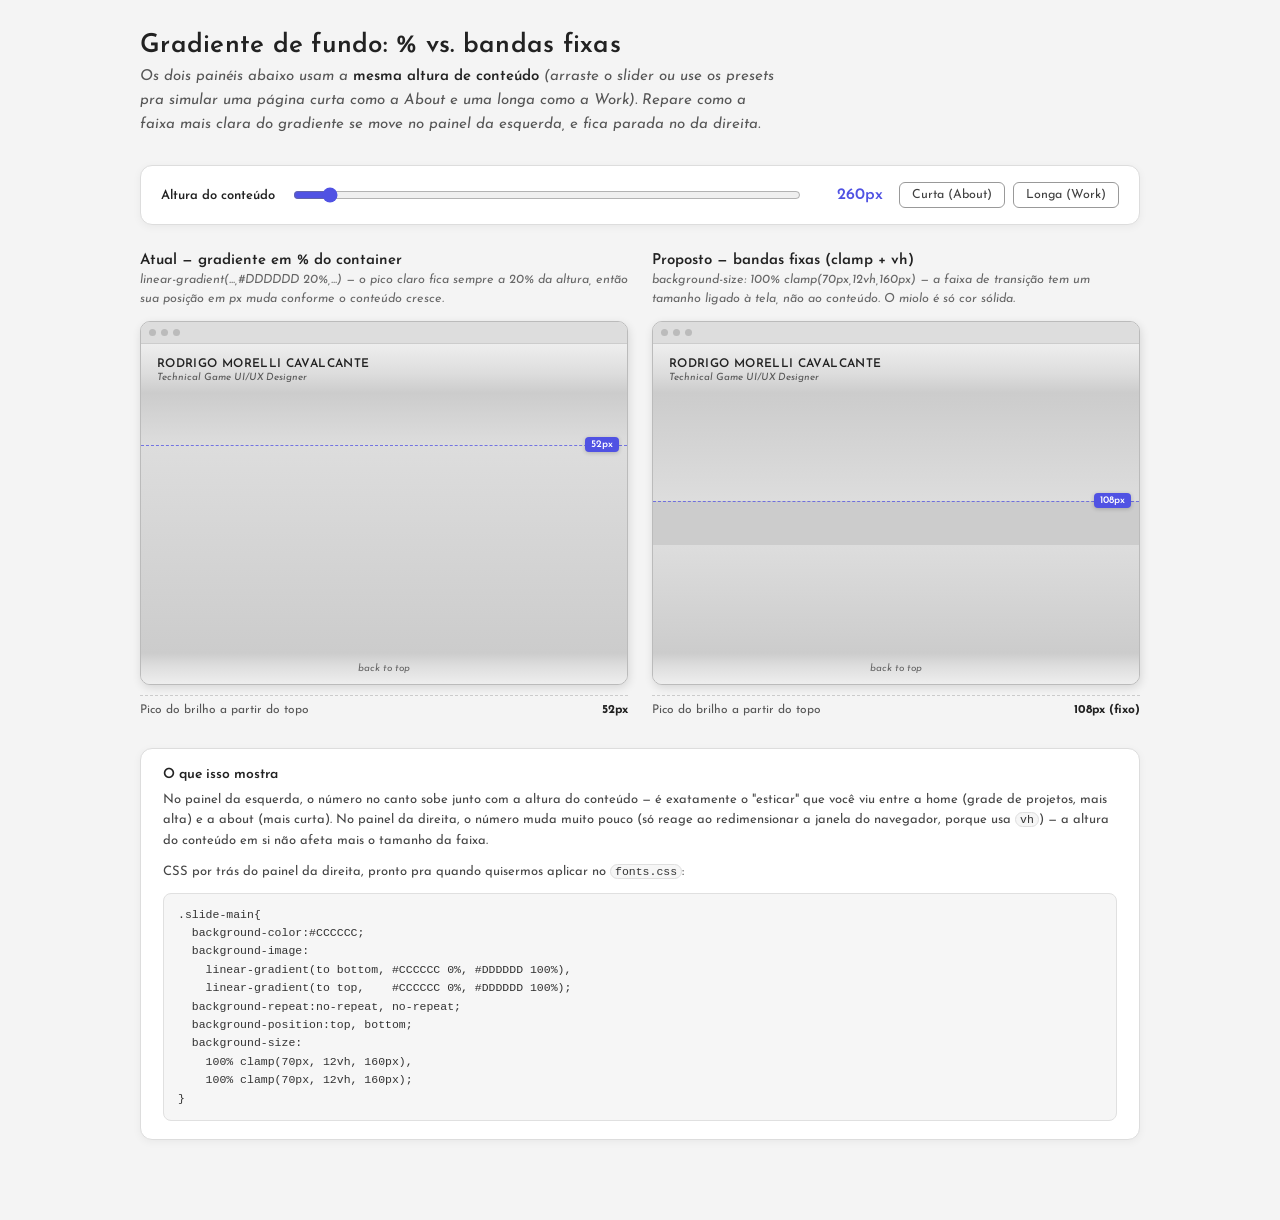
<file: Claude outputs/gradient-comparison.html>
<!DOCTYPE html>
<html lang="pt-BR">
<head>
<meta charset="UTF-8">
<meta name="viewport" content="width=device-width,initial-scale=1.0">
<title>Comparativo de gradiente — atual vs. proposto</title>
<link rel="preconnect" href="https://fonts.googleapis.com">
<link rel="preconnect" href="https://fonts.gstatic.com" crossorigin>
<link href="https://fonts.googleapis.com/css2?family=Josefin+Sans:ital,wght@0,300;0,400;0,600;1,300&display=swap" rel="stylesheet">
<style>
  :root{
    --ink:#3F3F3F;
    --ink-strong:#222;
    --accent:#5052E3;
    --band-min: 70px;
    --band-vh: 12vh;
    --band-max: 160px;
  }
  *{box-sizing:border-box;}
  html,body{margin:0;background:#F4F4F4;font-family:'Josefin Sans',sans-serif;color:var(--ink);}
  body{padding:32px 20px 80px;}
  .wrap{max-width:1000px;margin:0 auto;}
  h1{font-size:26px;font-weight:600;color:var(--ink-strong);margin:0 0 6px;letter-spacing:.01em;}
  .lede{font-style:italic;font-size:15px;line-height:1.6;max-width:640px;margin:0 0 28px;color:#555;}
  .lede strong{color:var(--ink-strong);font-weight:600;font-style:normal;}

  .controls{
    background:#fff;border:1px solid #ddd;border-radius:12px;
    padding:16px 20px;margin-bottom:28px;
    display:flex;flex-wrap:wrap;align-items:center;gap:16px;
    box-shadow:0 2px 8px rgba(0,0,0,.05);
  }
  .controls label{font-size:13px;font-weight:600;color:var(--ink-strong);white-space:nowrap;}
  .controls input[type=range]{flex:1;min-width:160px;accent-color:var(--accent);}
  .readout{font-variant-numeric:tabular-nums;font-weight:600;color:var(--accent);min-width:64px;text-align:right;}
  .presets{display:flex;gap:8px;}
  .presets button{
    font-family:inherit;font-size:12.5px;font-weight:400;color:var(--ink);
    background:transparent;border:1px solid #999;border-radius:6px;
    padding:6px 12px;cursor:pointer;transition:background .15s,color .15s;
  }
  .presets button:hover{background:var(--accent);border-color:var(--accent);color:#fff;}

  .cols{display:flex;gap:24px;flex-wrap:wrap;align-items:flex-start;}
  .col{flex:1 1 380px;min-width:300px;}
  .col h2{font-size:15px;font-weight:600;color:var(--ink-strong);margin:0 0 3px;}
  .col p.desc{font-size:12.5px;font-style:italic;color:#666;margin:0 0 12px;line-height:1.5;}

  .panel{
    position:relative;overflow:hidden;
    border-radius:10px;border:1px solid #bbb;
    box-shadow:1px 3px 10px rgba(0,0,0,.12);
    background:#EEEEEE;
  }
  .browser-chrome{
    height:22px;background:#ddd;border-bottom:1px solid #ccc;
    display:flex;align-items:center;gap:5px;padding:0 8px;
  }
  .browser-chrome span{width:7px;height:7px;border-radius:50%;background:#bbb;display:inline-block;}

  .mini-header{
    padding:14px 16px 10px;
    background:linear-gradient(to bottom,#EEEEEE 0%,#dddddd 60%,#CCCCCC 100%);
  }
  .mini-header .name{font-size:12px;font-weight:600;letter-spacing:.03em;text-transform:uppercase;color:var(--ink-strong);}
  .mini-header .role{font-size:10px;font-style:italic;color:#555;margin-top:2px;}

  .content-current{
    position:relative;
    background:linear-gradient(to bottom,#CCCCCC 0%,#DDDDDD 20%,#CCCCCC 100%);
    transition:height .35s ease;
  }
  .content-fixed{
    position:relative;
    background-color:#CCCCCC;
    background-image:
      linear-gradient(to bottom,#CCCCCC 0%,#DDDDDD 100%),
      linear-gradient(to top,#CCCCCC 0%,#DDDDDD 100%);
    background-repeat:no-repeat,no-repeat;
    background-position:top,bottom;
    background-size:100% clamp(var(--band-min),var(--band-vh),var(--band-max)),
                     100% clamp(var(--band-min),var(--band-vh),var(--band-max));
    transition:height .35s ease;
  }

  .marker{
    position:absolute;left:0;right:0;
    border-top:1.5px dashed rgba(80,82,227,.75);
    pointer-events:none;
  }
  .marker .tag{
    position:absolute;right:8px;top:-9px;
    background:var(--accent);color:#fff;
    font-size:10px;font-weight:600;font-style:normal;
    padding:2px 6px;border-radius:4px;
    font-variant-numeric:tabular-nums;
    box-shadow:0 1px 4px rgba(0,0,0,.2);
  }

  .mini-footer{
    padding:10px;text-align:center;
    background:linear-gradient(to bottom,#CCCCCC 0%,#dddddd 40%,#EEEEEE 100%);
    font-size:10px;font-style:italic;color:#666;
  }

  .stat{
    margin-top:10px;font-size:12px;color:#555;
    display:flex;justify-content:space-between;
    border-top:1px dashed #ccc;padding-top:8px;
  }
  .stat b{color:var(--ink-strong);font-variant-numeric:tabular-nums;}

  .takeaway{
    margin-top:32px;background:#fff;border:1px solid #ddd;border-radius:12px;
    padding:18px 22px;box-shadow:0 2px 8px rgba(0,0,0,.05);
  }
  .takeaway h3{margin:0 0 8px;font-size:14px;font-weight:600;color:var(--ink-strong);}
  .takeaway p{font-size:13px;line-height:1.6;margin:0 0 10px;color:#444;}
  .takeaway code{
    display:block;background:#f6f6f6;border:1px solid #e0e0e0;border-radius:8px;
    padding:12px 14px;font-family:'SF Mono',Consolas,monospace;font-size:11.5px;
    line-height:1.6;color:#333;white-space:pre;overflow-x:auto;font-style:normal;
  }

  @media(max-width:760px){
    .cols{flex-direction:column;}
  }
</style>
</head>
<body>
<div class="wrap">
  <h1>Gradiente de fundo: % vs. bandas fixas</h1>
  <p class="lede">Os dois painéis abaixo usam a <strong>mesma altura de conteúdo</strong> (arraste o slider ou use os presets pra simular uma página curta como a About e uma longa como a Work). Repare como a faixa mais clara do gradiente se move no painel da esquerda, e fica parada no da direita.</p>

  <div class="controls">
    <label for="heightSlider">Altura do conteúdo</label>
    <input type="range" id="heightSlider" min="220" max="900" value="260" step="1">
    <span class="readout"><span id="heightReadout">260</span>px</span>
    <div class="presets">
      <button data-h="260">Curta (About)</button>
      <button data-h="620">Longa (Work)</button>
    </div>
  </div>

  <div class="cols">
    <div class="col">
      <h2>Atual — gradiente em % do container</h2>
      <p class="desc">linear-gradient(...,#DDDDDD 20%,...) — o pico claro fica sempre a 20% da altura, então sua posição em px muda conforme o conteúdo cresce.</p>
      <div class="panel">
        <div class="browser-chrome"><span></span><span></span><span></span></div>
        <div class="mini-header">
          <div class="name">Rodrigo Morelli Cavalcante</div>
          <div class="role">Technical Game UI/UX Designer</div>
        </div>
        <div class="content-current" id="panelCurrent">
          <div class="marker" id="markerCurrent"><span class="tag" id="tagCurrent">0px</span></div>
        </div>
        <div class="mini-footer">back to top</div>
      </div>
      <div class="stat">
        <span>Pico do brilho a partir do topo</span>
        <b id="statCurrent">52px</b>
      </div>
    </div>

    <div class="col">
      <h2>Proposto — bandas fixas (clamp + vh)</h2>
      <p class="desc">background-size: 100% clamp(70px,12vh,160px) — a faixa de transição tem um tamanho ligado à tela, não ao conteúdo. O miolo é só cor sólida.</p>
      <div class="panel">
        <div class="browser-chrome"><span></span><span></span><span></span></div>
        <div class="mini-header">
          <div class="name">Rodrigo Morelli Cavalcante</div>
          <div class="role">Technical Game UI/UX Designer</div>
        </div>
        <div class="content-fixed" id="panelFixed">
          <div class="marker" id="markerFixed"><span class="tag" id="tagFixed">0px</span></div>
        </div>
        <div class="mini-footer">back to top</div>
      </div>
      <div class="stat">
        <span>Pico do brilho a partir do topo</span>
        <b id="statFixed">—</b>
      </div>
    </div>
  </div>

  <div class="takeaway">
    <h3>O que isso mostra</h3>
    <p>No painel da esquerda, o número no canto sobe junto com a altura do conteúdo — é exatamente o "esticar" que você viu entre a home (grade de projetos, mais alta) e a about (mais curta). No painel da direita, o número muda muito pouco (só reage ao redimensionar a janela do navegador, porque usa <code style="display:inline;padding:0 4px;">vh</code>) — a altura do conteúdo em si não afeta mais o tamanho da faixa.</p>
    <p>CSS por trás do painel da direita, pronto pra quando quisermos aplicar no <code style="display:inline;padding:0 4px;">fonts.css</code>:</p>
    <code>.slide-main{
  background-color:#CCCCCC;
  background-image:
    linear-gradient(to bottom, #CCCCCC 0%, #DDDDDD 100%),
    linear-gradient(to top,    #CCCCCC 0%, #DDDDDD 100%);
  background-repeat:no-repeat, no-repeat;
  background-position:top, bottom;
  background-size:
    100% clamp(70px, 12vh, 160px),
    100% clamp(70px, 12vh, 160px);
}</code>
  </div>
</div>

<script>
(function(){
  const slider = document.getElementById('heightSlider');
  const readout = document.getElementById('heightReadout');
  const panelCurrent = document.getElementById('panelCurrent');
  const panelFixed = document.getElementById('panelFixed');
  const markerCurrent = document.getElementById('markerCurrent');
  const markerFixed = document.getElementById('markerFixed');
  const tagCurrent = document.getElementById('tagCurrent');
  const tagFixed = document.getElementById('tagFixed');
  const statCurrent = document.getElementById('statCurrent');
  const statFixed = document.getElementById('statFixed');

  function clampPx(){
    // mirrors clamp(70px, 12vh, 160px) computed against the real viewport
    const vh = window.innerHeight * 0.12;
    return Math.min(160, Math.max(70, vh));
  }

  function update(){
    const h = parseInt(slider.value, 10);
    readout.textContent = h;
    panelCurrent.style.height = h + 'px';
    panelFixed.style.height = h + 'px';

    const peakCurrent = Math.round(h * 0.20);
    markerCurrent.style.top = peakCurrent + 'px';
    tagCurrent.textContent = peakCurrent + 'px';
    statCurrent.textContent = peakCurrent + 'px';

    const peakFixed = Math.round(clampPx());
    markerFixed.style.top = peakFixed + 'px';
    tagFixed.textContent = peakFixed + 'px';
    statFixed.textContent = peakFixed + 'px (fixo)';
  }

  slider.addEventListener('input', update);
  window.addEventListener('resize', update);
  document.querySelectorAll('.presets button').forEach(btn=>{
    btn.addEventListener('click', ()=>{
      slider.value = btn.dataset.h;
      update();
    });
  });

  update();
})();
</script>
</body>
</html>
</file>
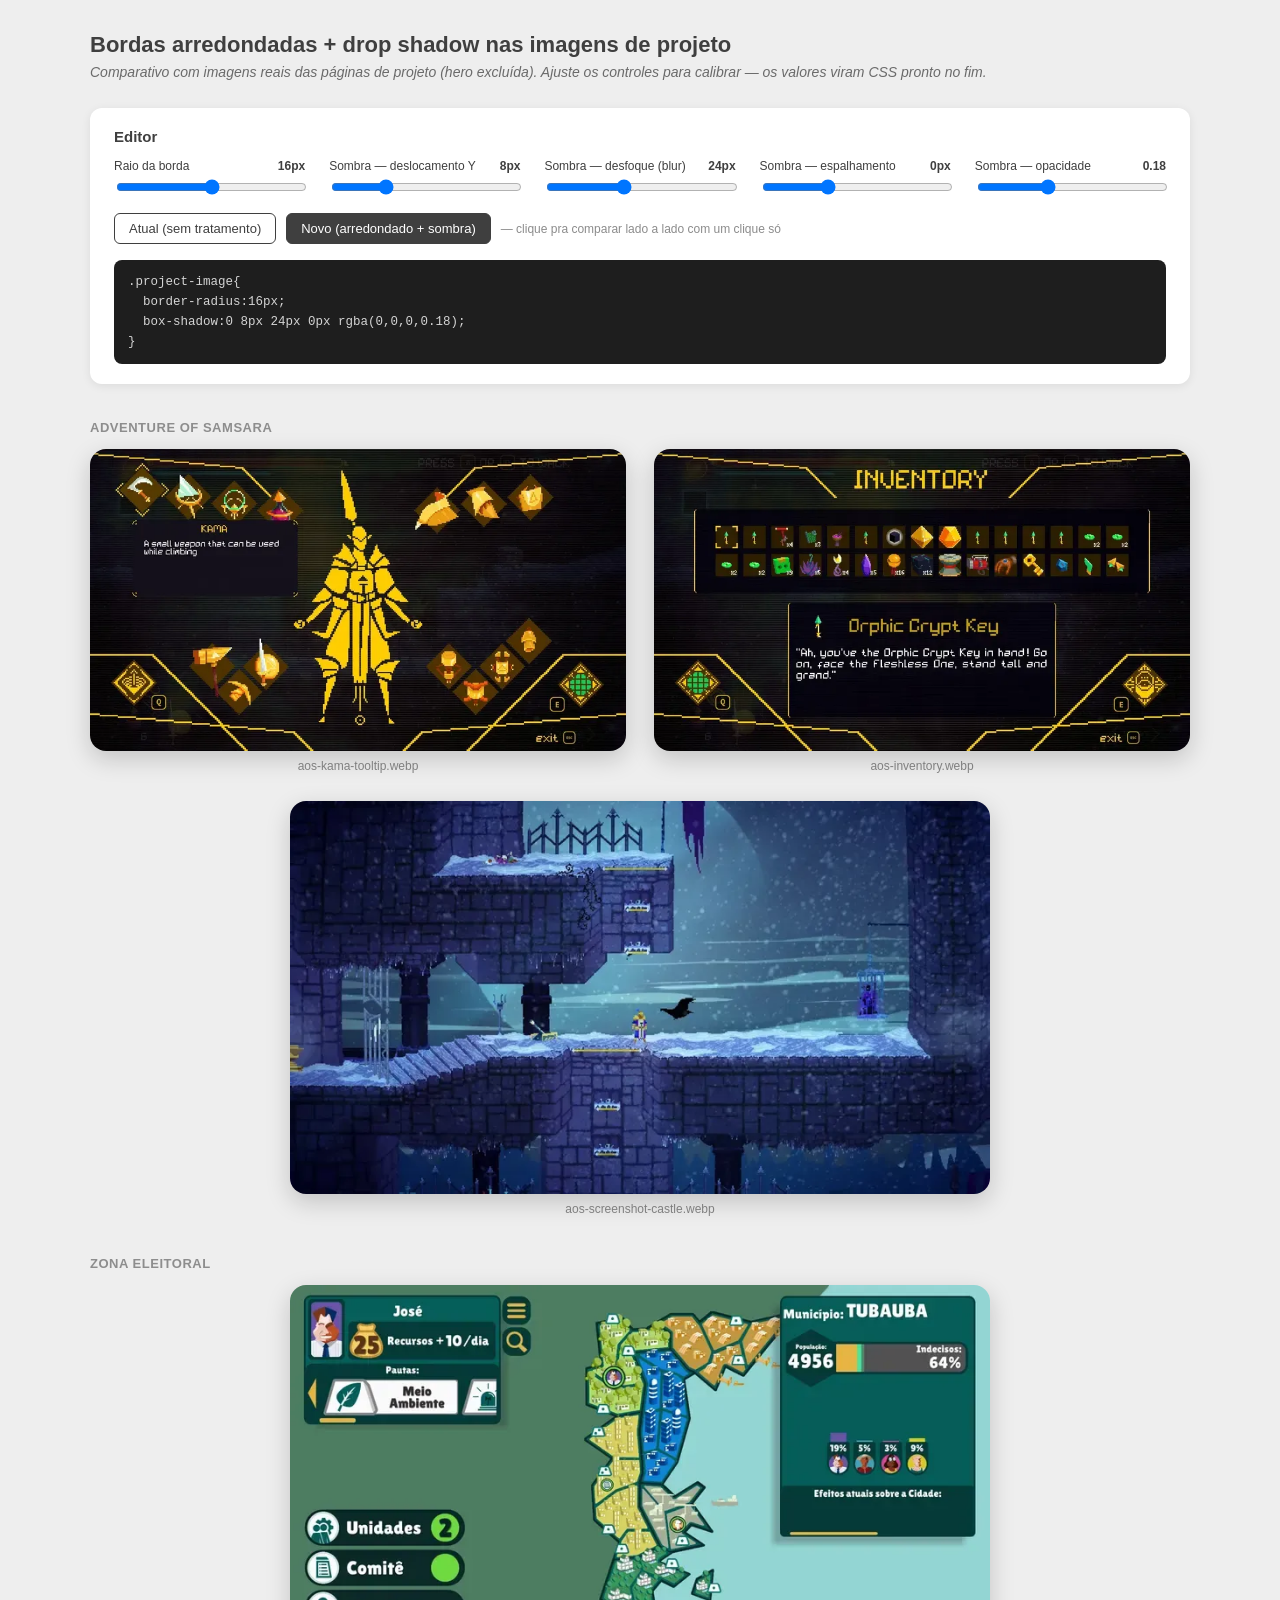
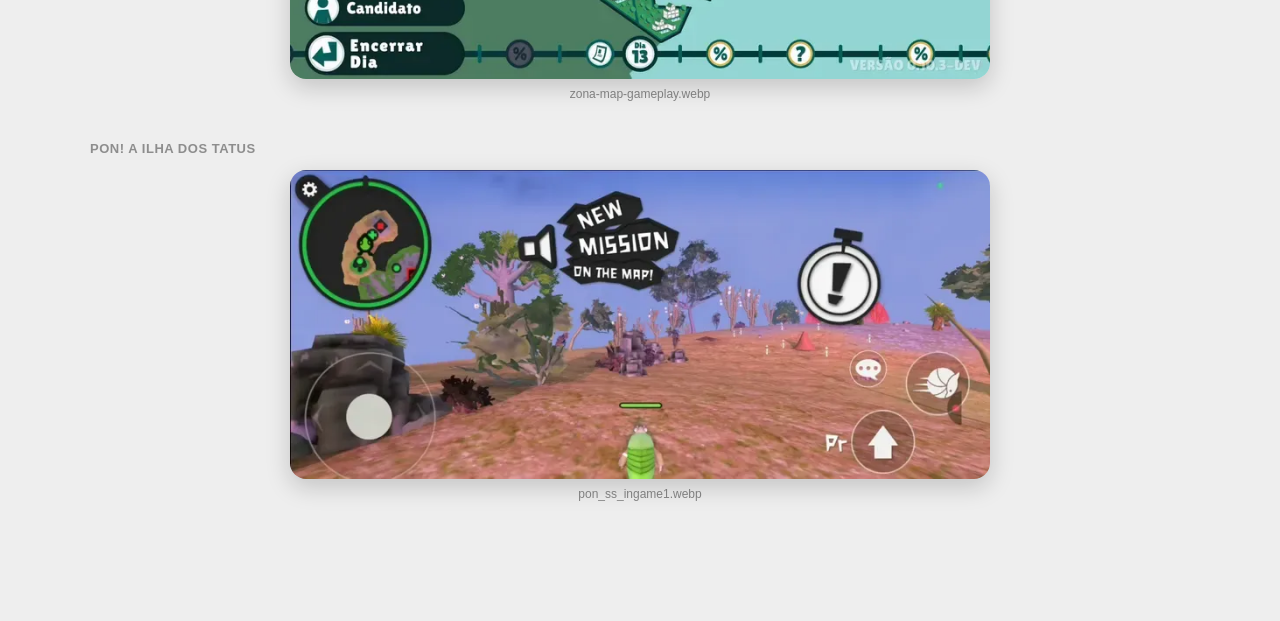
<file: Claude outputs/image_style_test.html>
<!DOCTYPE html>
<html lang="pt-BR">
<head>
<meta charset="UTF-8">
<meta name="viewport" content="width=device-width,initial-scale=1.0">
<title>Teste: bordas arredondadas + drop shadow nas imagens de projeto</title>
<style>
  html,body{margin:0;background:#EEEEEE;font-family:'Segoe UI',Josefin Sans,sans-serif;color:#3F3F3F;}
  .page{max-width:1100px;margin:0 auto;padding:32px 24px 80px;}
  h1{font-size:22px;font-weight:600;margin:0 0 6px;}
  .sub{font-style:italic;opacity:.75;margin:0 0 28px;font-size:14px;}

  .panel{
    background:#fff;border-radius:12px;box-shadow:0 2px 10px rgba(0,0,0,.08);
    padding:20px 24px;margin-bottom:32px;position:sticky;top:12px;z-index:10;
  }
  .panel h2{font-size:15px;margin:0 0 14px;font-weight:600;}
  .controls{display:grid;grid-template-columns:repeat(auto-fit,minmax(180px,1fr));gap:14px 24px;}
  .ctrl{display:flex;flex-direction:column;gap:4px;}
  .ctrl label{font-size:12px;display:flex;justify-content:space-between;}
  .ctrl label span.val{font-weight:600;font-variant-numeric:tabular-nums;}
  .ctrl input[type=range]{width:100%;}
  .toggle-row{display:flex;gap:10px;margin-top:16px;flex-wrap:wrap;align-items:center;}
  .toggle-row button{
    border:1px solid #3F3F3F;background:transparent;color:#3F3F3F;border-radius:6px;
    padding:7px 14px;font-size:13px;cursor:pointer;transition:.15s;
  }
  .toggle-row button.active{background:#3F3F3F;color:#fff;}
  .css-out{
    margin-top:16px;background:#1e1e1e;color:#d4d4d4;border-radius:8px;padding:12px 14px;
    font-family:ui-monospace,Consolas,monospace;font-size:12.5px;line-height:1.6;white-space:pre-wrap;
  }

  .section-label{font-size:13px;font-weight:600;text-transform:uppercase;letter-spacing:.04em;opacity:.55;margin:36px 0 14px;}
  .grid{display:grid;grid-template-columns:1fr 1fr;gap:28px;}
  @media (max-width:720px){.grid{grid-template-columns:1fr;}}
  figure{margin:0;}
  figcaption{font-size:12px;opacity:.6;margin-top:8px;text-align:center;}
  img.shot{display:block;width:100%;height:auto;transition:border-radius .15s,box-shadow .15s;}

  .single{max-width:700px;margin:0 auto 40px;}
</style>
</head>
<body>
<div class="page">
  <h1>Bordas arredondadas + drop shadow nas imagens de projeto</h1>
  <p class="sub">Comparativo com imagens reais das páginas de projeto (hero excluída). Ajuste os controles para calibrar — os valores viram CSS pronto no fim.</p>

  <div class="panel">
    <h2>Editor</h2>
    <div class="controls">
      <div class="ctrl">
        <label>Raio da borda <span class="val" id="vRadius">16px</span></label>
        <input type="range" id="cRadius" min="0" max="32" value="16" step="1">
      </div>
      <div class="ctrl">
        <label>Sombra — deslocamento Y <span class="val" id="vY">8px</span></label>
        <input type="range" id="cY" min="0" max="30" value="8" step="1">
      </div>
      <div class="ctrl">
        <label>Sombra — desfoque (blur) <span class="val" id="vBlur">24px</span></label>
        <input type="range" id="cBlur" min="0" max="60" value="24" step="1">
      </div>
      <div class="ctrl">
        <label>Sombra — espalhamento <span class="val" id="vSpread">0px</span></label>
        <input type="range" id="cSpread" min="-10" max="20" value="0" step="1">
      </div>
      <div class="ctrl">
        <label>Sombra — opacidade <span class="val" id="vOpacity">0.18</span></label>
        <input type="range" id="cOpacity" min="0" max="50" value="18" step="1">
      </div>
    </div>
    <div class="toggle-row">
      <button id="btnOff" class="">Atual (sem tratamento)</button>
      <button id="btnOn" class="active">Novo (arredondado + sombra)</button>
      <span style="font-size:12px;opacity:.6;">— clique pra comparar lado a lado com um clique só</span>
    </div>
    <div class="css-out" id="cssOut"></div>
  </div>

  <div class="section-label">Adventure of Samsara</div>
  <div class="grid">
    <figure><img class="shot" id="img-kama" src="[data-uri]" alt="Item tooltip UI"><figcaption>aos-kama-tooltip.webp</figcaption></figure>
    <figure><img class="shot" id="img-inventory" src="[data-uri]" alt="Inventory UI"><figcaption>aos-inventory.webp</figcaption></figure>
  </div>
  <div class="single" style="margin-top:28px;">
    <figure><img class="shot" id="img-castle" src="[data-uri]" alt="Castle screenshot"><figcaption>aos-screenshot-castle.webp</figcaption></figure>
  </div>

  <div class="section-label">Zona Eleitoral</div>
  <div class="single">
    <figure><img class="shot" id="img-zonamap" src="[data-uri]" alt="Map gameplay"><figcaption>zona-map-gameplay.webp</figcaption></figure>
  </div>

  <div class="section-label">PoN! A Ilha dos Tatus</div>
  <div class="single">
    <figure><img class="shot" id="img-pon" src="[data-uri]" alt="In-game screenshot"><figcaption>pon_ss_ingame1.webp</figcaption></figure>
  </div>
</div>

<script>
const els = {
  radius: document.getElementById('cRadius'),
  y: document.getElementById('cY'),
  blur: document.getElementById('cBlur'),
  spread: document.getElementById('cSpread'),
  opacity: document.getElementById('cOpacity'),
};
const vals = {
  radius: document.getElementById('vRadius'),
  y: document.getElementById('vY'),
  blur: document.getElementById('vBlur'),
  spread: document.getElementById('vSpread'),
  opacity: document.getElementById('vOpacity'),
};
const imgs = document.querySelectorAll('img.shot');
const cssOut = document.getElementById('cssOut');
const btnOn = document.getElementById('btnOn');
const btnOff = document.getElementById('btnOff');
let on = true;

function update(){
  const r = els.radius.value;
  const y = els.y.value;
  const blur = els.blur.value;
  const spread = els.spread.value;
  const op = (els.opacity.value/100).toFixed(2);

  vals.radius.textContent = r + 'px';
  vals.y.textContent = y + 'px';
  vals.blur.textContent = blur + 'px';
  vals.spread.textContent = spread + 'px';
  vals.opacity.textContent = op;

  imgs.forEach(img => {
    if (on){
      img.style.borderRadius = r + 'px';
      img.style.boxShadow = `0 ${y}px ${blur}px ${spread}px rgba(0,0,0,${op})`;
    } else {
      img.style.borderRadius = '0px';
      img.style.boxShadow = 'none';
    }
  });

  cssOut.textContent =
`.project-image{
  border-radius:${r}px;
  box-shadow:0 ${y}px ${blur}px ${spread}px rgba(0,0,0,${op});
}`;
}

[els.radius, els.y, els.blur, els.spread, els.opacity].forEach(el => el.addEventListener('input', update));

btnOn.addEventListener('click', () => { on = true; btnOn.classList.add('active'); btnOff.classList.remove('active'); update(); });
btnOff.addEventListener('click', () => { on = false; btnOff.classList.add('active'); btnOn.classList.remove('active'); update(); });

update();
</script>
</body>
</html>
</file>
